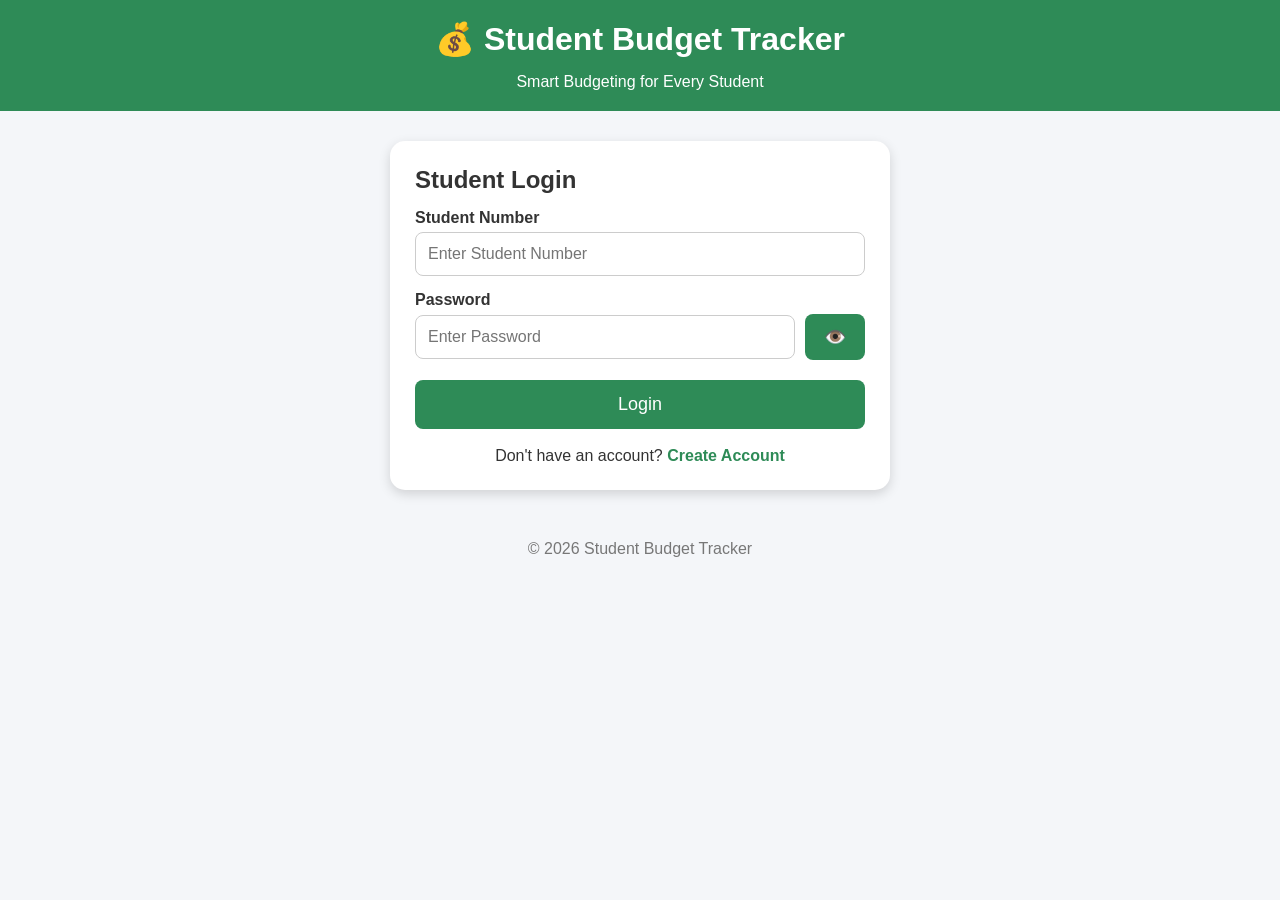
<file: index.html>
<!DOCTYPE html>
<html lang="en">

<head>
    <meta charset="UTF-8">
    <meta name="viewport" content="width=device-width, initial-scale=1.0">
    <title>Student Budget Tracker | Login</title>

    <link rel="stylesheet" href="style.css">
</head>

<body>

<header>
    <h1>💰 Student Budget Tracker</h1>
    <p>Smart Budgeting for Every Student</p>
</header>

<div class="container">

    <h2>Student Login</h2>

    <label>Student Number</label>
    <input
    type="text"
    id="loginStudentNumber"
    placeholder="Enter Student Number">
        

  <label>Password</label>

<div class="password-box">

    <input
        type="password"
        id="loginPassword"
        placeholder="Enter Password">

    <button
        type="button"
        onclick="togglePassword('loginPassword', this)">
        👁️
    </button>

</div>

    <button onclick="login()">
        Login
    </button>

    <br><br>

    <p style="text-align:center;">
        Don't have an account?
        <a href="register.html">
            Create Account
        </a>
    </p>

</div>

<footer>

    © 2026 Student Budget Tracker

</footer>

<script src="script.js"></script>
</body>
</html>
</file>
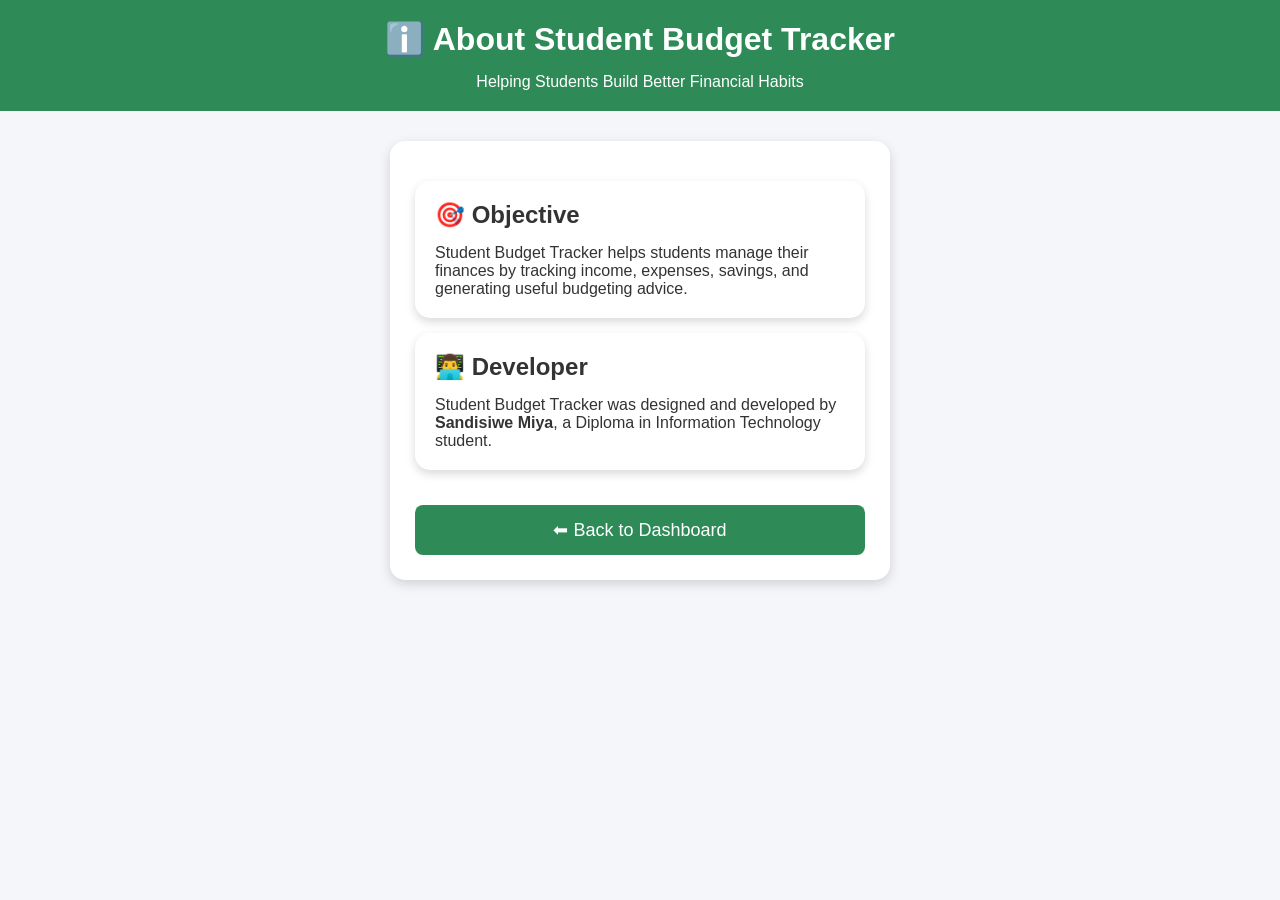
<file: about.html>
<!DOCTYPE html>
<html lang="en">

<head>
    <meta charset="UTF-8">
    <meta name="viewport" content="width=device-width, initial-scale=1.0">
    <title>Student Budget Tracker</title>

    <link rel="stylesheet" href="style.css">
</head>

<body>

<header>
    <h1>ℹ️ About Student Budget Tracker </h1>
    <p>Helping Students Build Better Financial Habits</p>
</header>

<div class="container">

    <div class="menu-card">
        <h2>🎯 Objective</h2>
        <p>
            Student Budget Tracker helps students manage their finances by tracking income,
            expenses, savings, and generating useful budgeting advice.
        </p>
    </div>

    <div class="menu-card">
        <h2>👨‍💻 Developer</h2>
        <p>
            Student Budget Tracker was designed and developed by
            <strong>Sandisiwe Miya</strong>,
            a Diploma in Information Technology student.
        </p>
    </div>

    <button onclick="window.location.href='dashboard.html'">
        ⬅ Back to Dashboard
    </button>

</div>

<script src="script.js"></script>

</body>
</html>
</file>
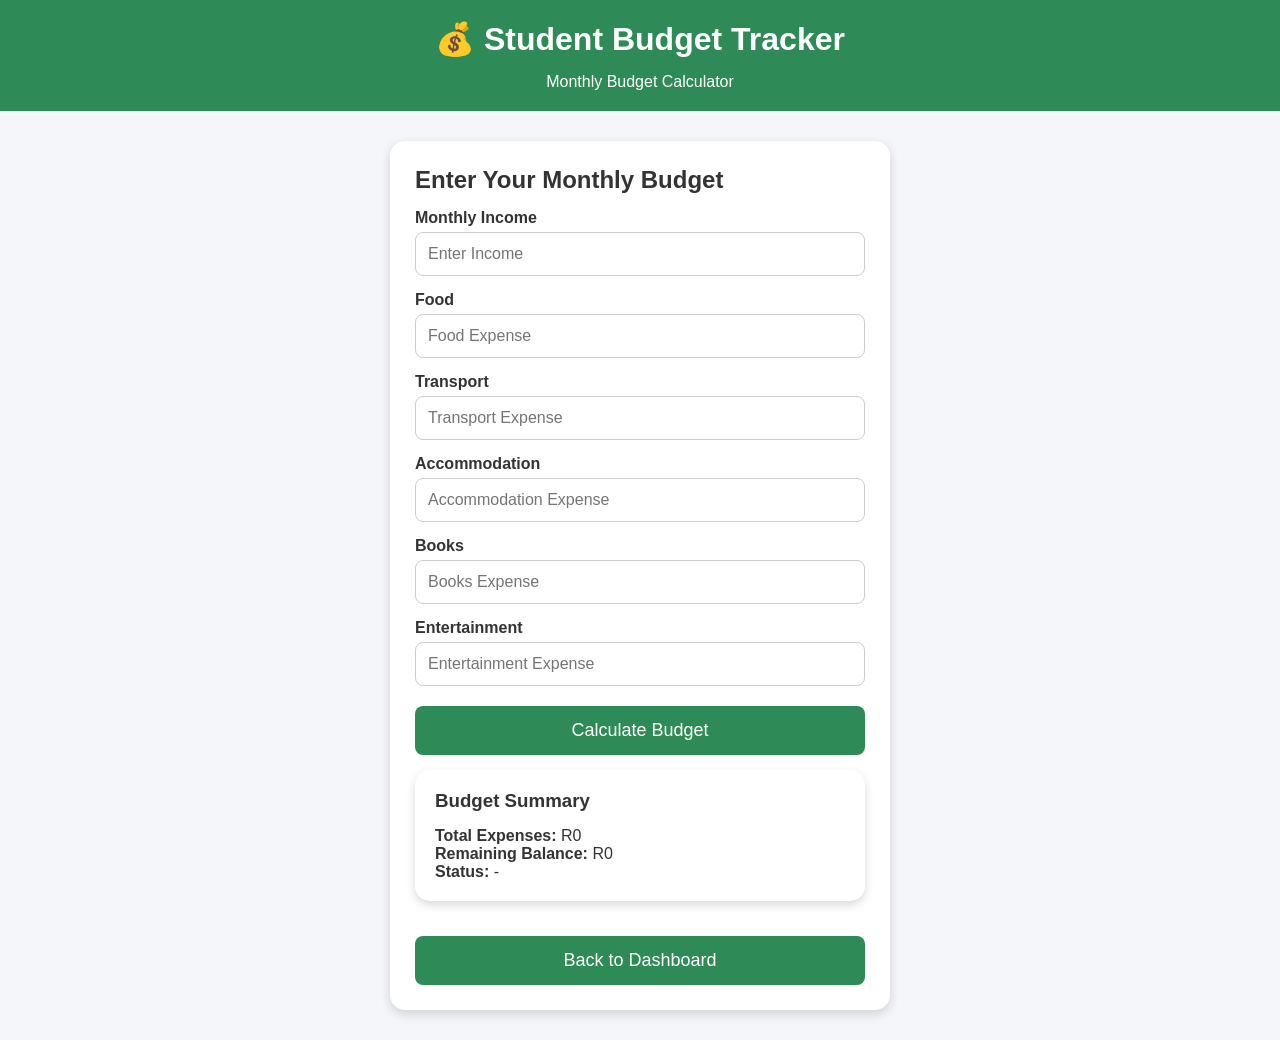
<file: budget.html>
<!DOCTYPE html>
<html lang="en">

<head>
    <meta charset="UTF-8">
    <meta name="viewport" content="width=device-width, initial-scale=1.0">
    <title>Student Budget Tracker| Budget Calculator</title>

    <link rel="stylesheet" href="style.css">
</head>

<body>

<header>
    <h1>💰 Student Budget Tracker</h1>
    <p>Monthly Budget Calculator</p>
</header>

<div class="container">

    <h2>Enter Your Monthly Budget</h2>

    <label>Monthly Income</label>
    <input type="number" id="income" placeholder="Enter Income">

    <label>Food</label>
    <input type="number" id="food" placeholder="Food Expense">

    <label>Transport</label>
    <input type="number" id="transport" placeholder="Transport Expense">

    <label>Accommodation</label>
    <input type="number" id="accommodation" placeholder="Accommodation Expense">

    <label>Books</label>
    <input type="number" id="books" placeholder="Books Expense">

    <label>Entertainment</label>
    <input type="number" id="entertainment" placeholder="Entertainment Expense">

    <button onclick="calculateBudget()">
        Calculate Budget
    </button>

    <div class="menu-card">

        <h3>Budget Summary</h3>

        <p><strong>Total Expenses:</strong> <span id="totalExpenses">R0</span></p>

        <p><strong>Remaining Balance:</strong> <span id="remainingBalance">R0</span></p>

        <p><strong>Status:</strong> <span id="budgetStatus">-</span></p>

    </div>

    <button onclick="window.location.href='dashboard.html'">
        Back to Dashboard
    </button>

</div>

<script src="script.js"></script>

</body>

</html>
</file>
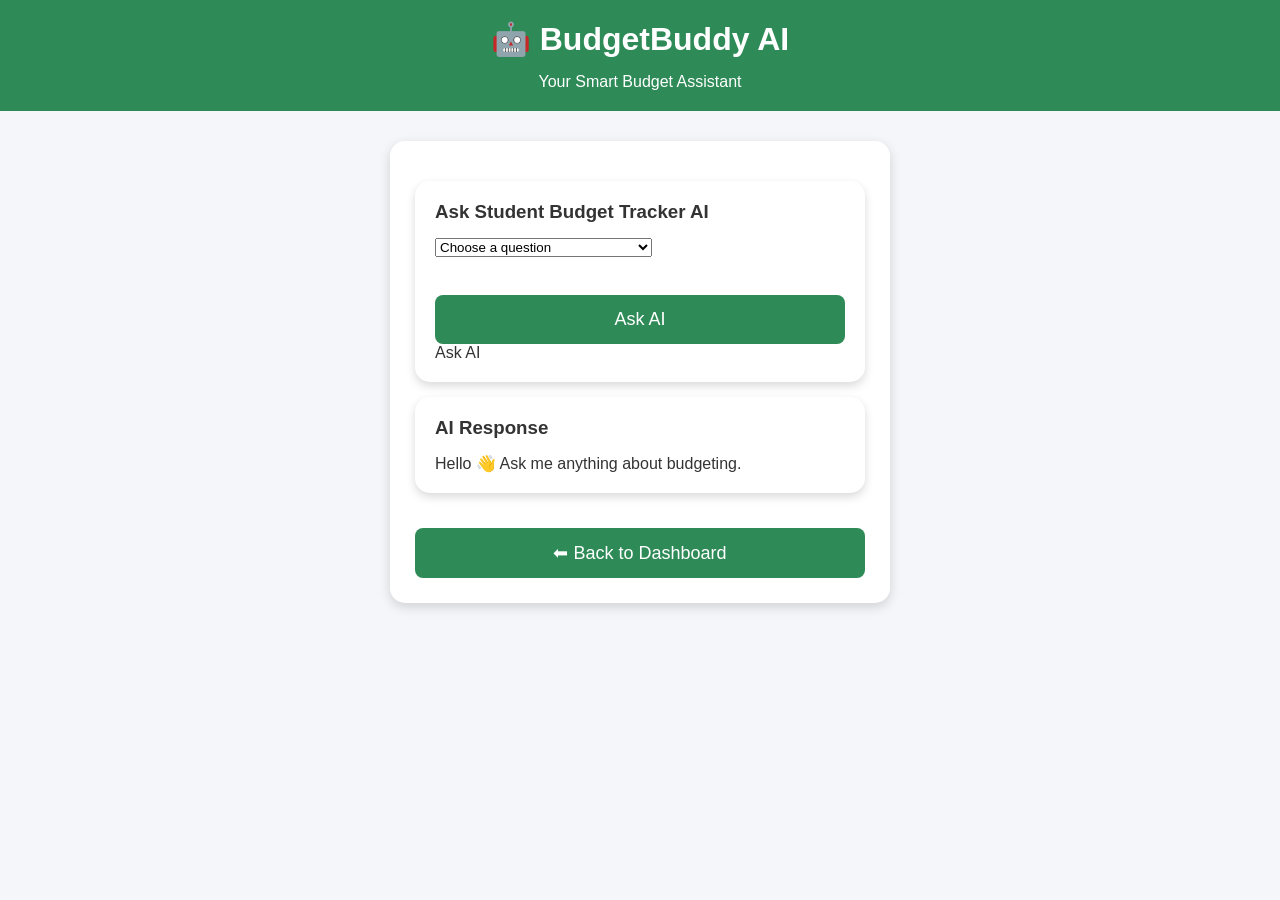
<file: chatbot.html>
<!DOCTYPE html>
<html lang="en">

<head>
<meta charset="UTF-8">
<meta name="viewport" content="width=device-width, initial-scale=1.0">
<title>Student Budget Tracker AI</title>

<link rel="stylesheet" href="style.css">
</head>

<body>

<header>

<h1>🤖 BudgetBuddy AI</h1>

<p>Your Smart Budget Assistant</p>

</header>

<div class="container">

<div class="menu-card">

<h3>Ask Student Budget Tracker AI</h3>

<select id="question">

<option value="">Choose a question</option>

<option value="save">How can I save money?</option>

<option value="food">How do I reduce food expenses?</option>

<option value="transport">How can I lower transport costs?</option>

<option value="budget">Why am I over budget?</option>

</select>

<br><br>

<button onclick="askAI()">
   Ask AI
</button>

Ask AI

</button>

</div>

<div class="menu-card">

<h3>AI Response</h3>

<p id="aiAnswer">

Hello 👋 Ask me anything about budgeting.

</p>

</div>

<button onclick="window.location.href='dashboard.html'">

⬅ Back to Dashboard

</button>

</div>

<script src="script.js"></script>
</body>
</html>
</file>
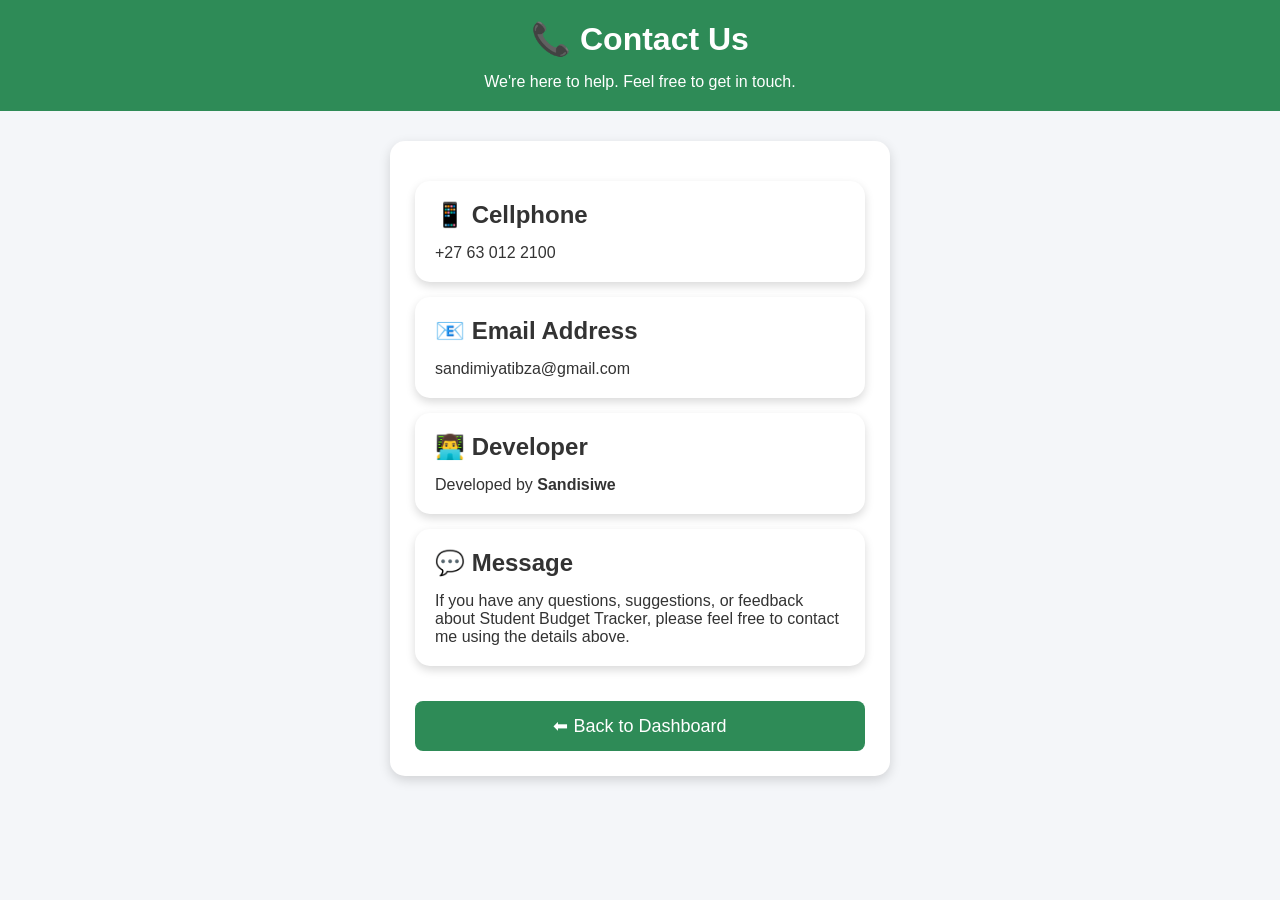
<file: contact.html>
<!DOCTYPE html>
<html lang="en">

<head>
<meta charset="UTF-8">
<meta name="viewport" content="width=device-width, initial-scale=1.0">

<title>Contact Student Budget Tracker</title>

<link rel="stylesheet" href="style.css">

</head>

<body>

<header>

<h1>📞 Contact Us</h1>

<p>We're here to help. Feel free to get in touch.</p>

</header>

<div class="container">

<div class="menu-card">

<h2>📱 Cellphone</h2>

<p>+27 63 012 2100</p>

</div>

<div class="menu-card">

<h2>📧 Email Address</h2>

<p>sandimiyatibza@gmail.com</p>

</div>

<div class="menu-card">

<h2>👨‍💻 Developer</h2>

<p>Developed by <strong>Sandisiwe</strong></p>

</div>

<div class="menu-card">

<h2>💬 Message</h2>

<p>
If you have any questions, suggestions, or feedback about Student Budget Tracker,
please feel free to contact me using the details above.
</p>

</div>

<button onclick="window.location.href='dashboard.html'">

⬅ Back to Dashboard

</button>

</div>

</body>

</html>
</file>
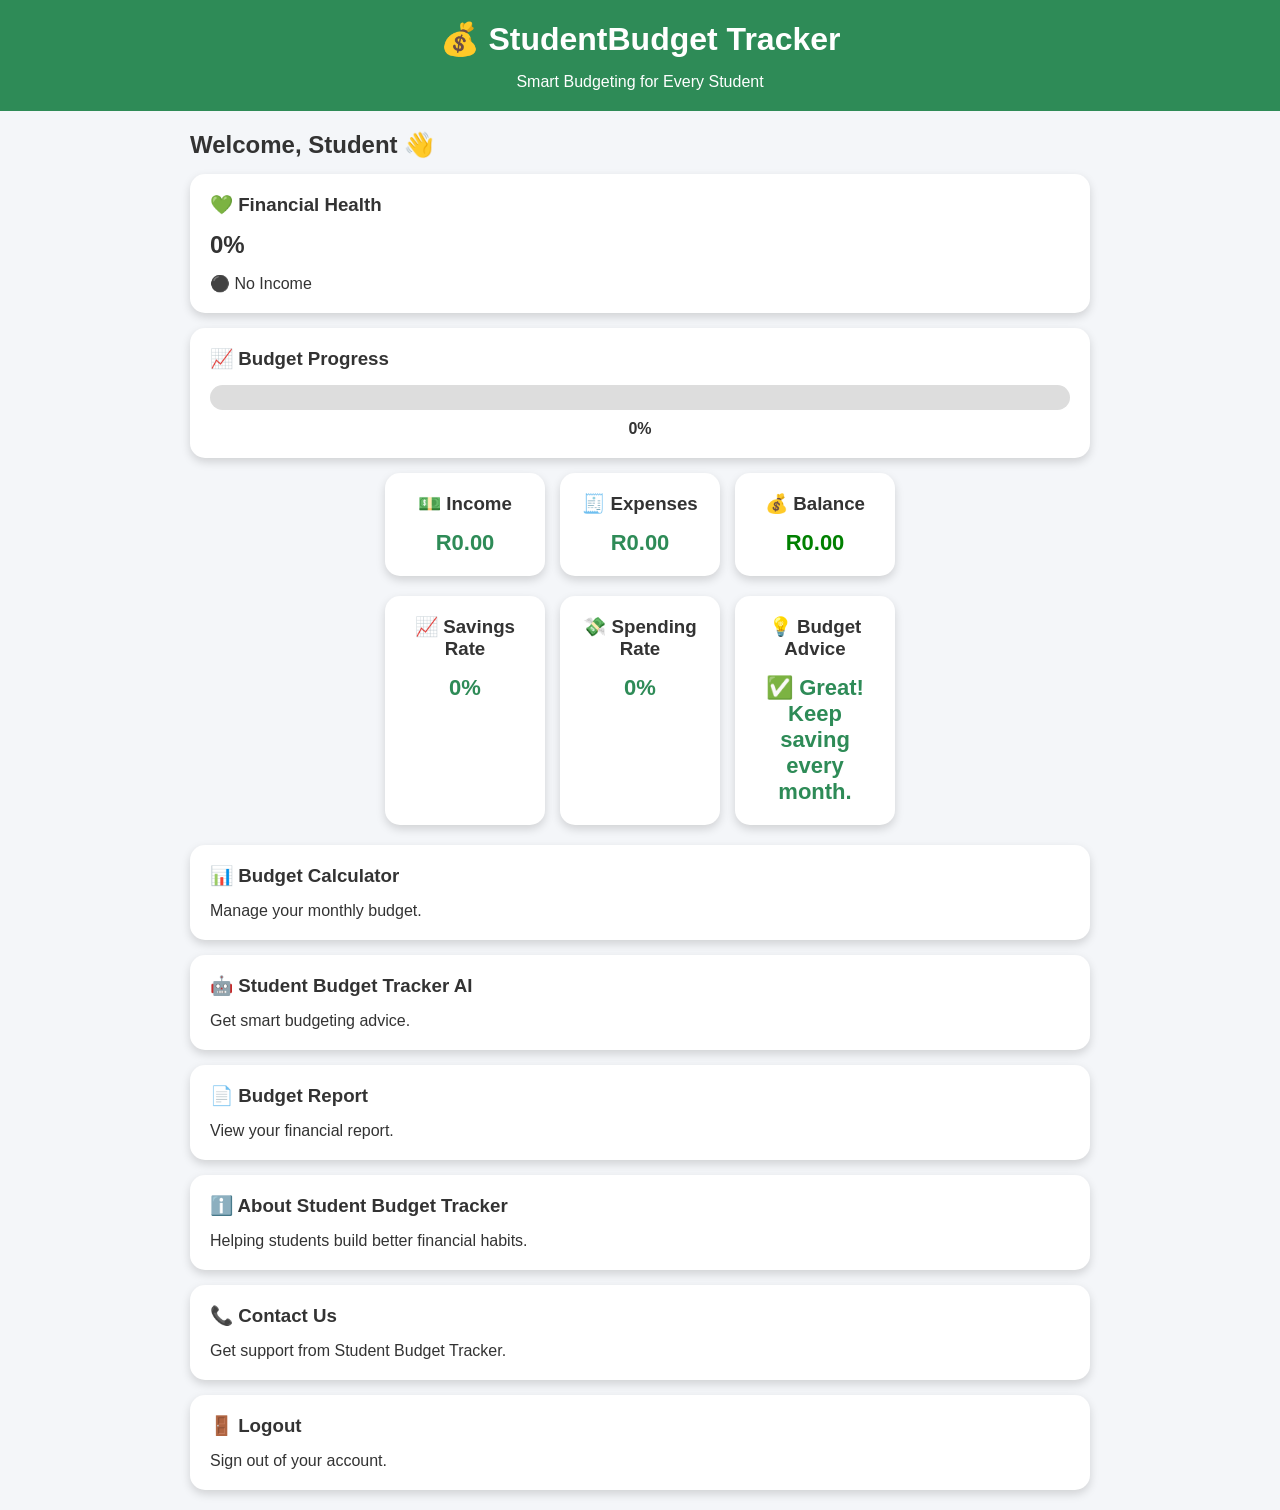
<file: dashboard.html>
<!DOCTYPE html>
<html lang="en">

<head>
    <meta charset="UTF-8">
    <meta name="viewport" content="width=device-width, initial-scale=1.0">
    <title>Student Budget Tracker | Dashboard</title>
    <link rel="stylesheet" href="style.css">
</head>

<body onload="loadDashboard()">

<header>
    <h1>💰 StudentBudget Tracker</h1>
    <p>Smart Budgeting for Every Student</p>
</header>

<div class="dashboard">

    <h2 id="welcomeUser">Welcome 👋</h2>

    <!-- Financial Health -->
    <div class="menu-card">
        <h3>💚 Financial Health</h3>
        <h2 id="healthScore">100%</h2>
        <p id="healthStatus">Excellent</p>
    </div>

    <!-- Budget Progress -->
    <div class="menu-card">
        <h3>📈 Budget Progress</h3>

        <div class="progress-container">
            <div id="budgetProgress" class="progress-bar"></div>
        </div>

        <p id="progressText">0%</p>
    </div>

    <!-- Quick Summary -->
    <div class="summary">

        <div class="summary-card">
            <h3>💵 Income</h3>
            <p id="dashIncome">R0.00</p>
        </div>

        <div class="summary-card">
            <h3>🧾 Expenses</h3>
            <p id="dashExpenses">R0.00</p>
        </div>

        <div class="summary-card">
            <h3>💰 Balance</h3>
            <p id="dashBalance">R0.00</p>
        </div>

    </div>

    <!-- Statistics -->
    <div class="summary">

        <div class="summary-card">
            <h3>📈 Savings Rate</h3>
            <p id="savingRate">0%</p>
        </div>

        <div class="summary-card">
            <h3>💸 Spending Rate</h3>
            <p id="spendingRate">0%</p>
        </div>

        <div class="summary-card">
            <h3>💡 Budget Advice</h3>
            <p id="dashboardAdvice">Keep Saving!</p>
        </div>

    </div>

    <!-- Menu -->
    <div class="menu-card" onclick="window.location.href='budget.html'">
        <h3>📊 Budget Calculator</h3>
        <p>Manage your monthly budget.</p>
    </div>

    <div class="menu-card" onclick="window.location.href='chatbot.html'">
        <h3>🤖 Student Budget Tracker AI</h3>
        <p>Get smart budgeting advice.</p>
    </div>

    <div class="menu-card" onclick="window.location.href='report.html'">
        <h3>📄 Budget Report</h3>
        <p>View your financial report.</p>
    </div>
    
    
    <div class="menu-card" onclick="window.location.href='about.html'">
        <h3> ℹ️ About Student Budget Tracker</h3>
        <p>Helping students build better financial habits.</p>
    </div>

    <div class="menu-card" onclick="window.location.href='contact.html'">
        <h3>📞 Contact Us</h3>
        <p>Get support from Student Budget Tracker.</p>
    </div>

    <div class="menu-card" onclick="logout()">
        <h3>🚪 Logout</h3>
        <p>Sign out of your account.</p>
    </div>

</div>

<script src="script.js"></script>

</body>
</html>
</file>
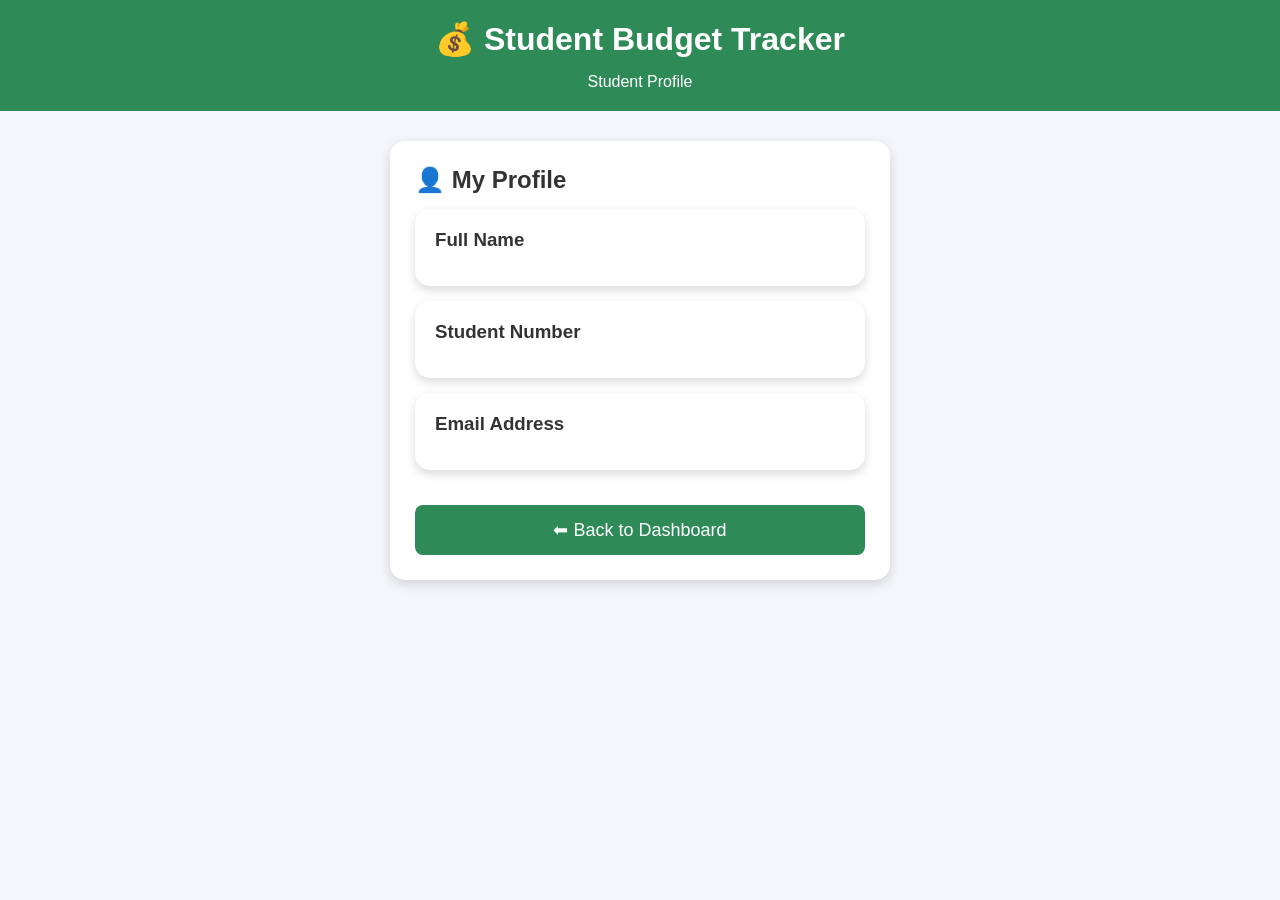
<file: profile.html>
<!DOCTYPE html>
<html lang="en">

<head>
    <meta charset="UTF-8">
    <meta name="viewport" content="width=device-width, initial-scale=1.0">
    <title>Student Budget Tracker | My Profile</title>

    <link rel="stylesheet" href="style.css">
</head>

<body onload="loadProfile()">

<header>
    <h1>💰 Student Budget Tracker</h1>
    <p>Student Profile</p>
</header>

<div class="container">

    <h2>👤 My Profile</h2>

    <div class="menu-card">
        <h3>Full Name</h3>
        <p id="profileName"></p>
    </div>

    <div class="menu-card">
        <h3>Student Number</h3>
        <p id="profileStudent"></p>
    </div>

    <div class="menu-card">
        <h3>Email Address</h3>
        <p id="profileEmail"></p>
    </div>

    <button onclick="window.location.href='dashboard.html'">
        ⬅ Back to Dashboard
    </button>

</div>

<script src="script.js"></script>

</body>
</html>
</file>
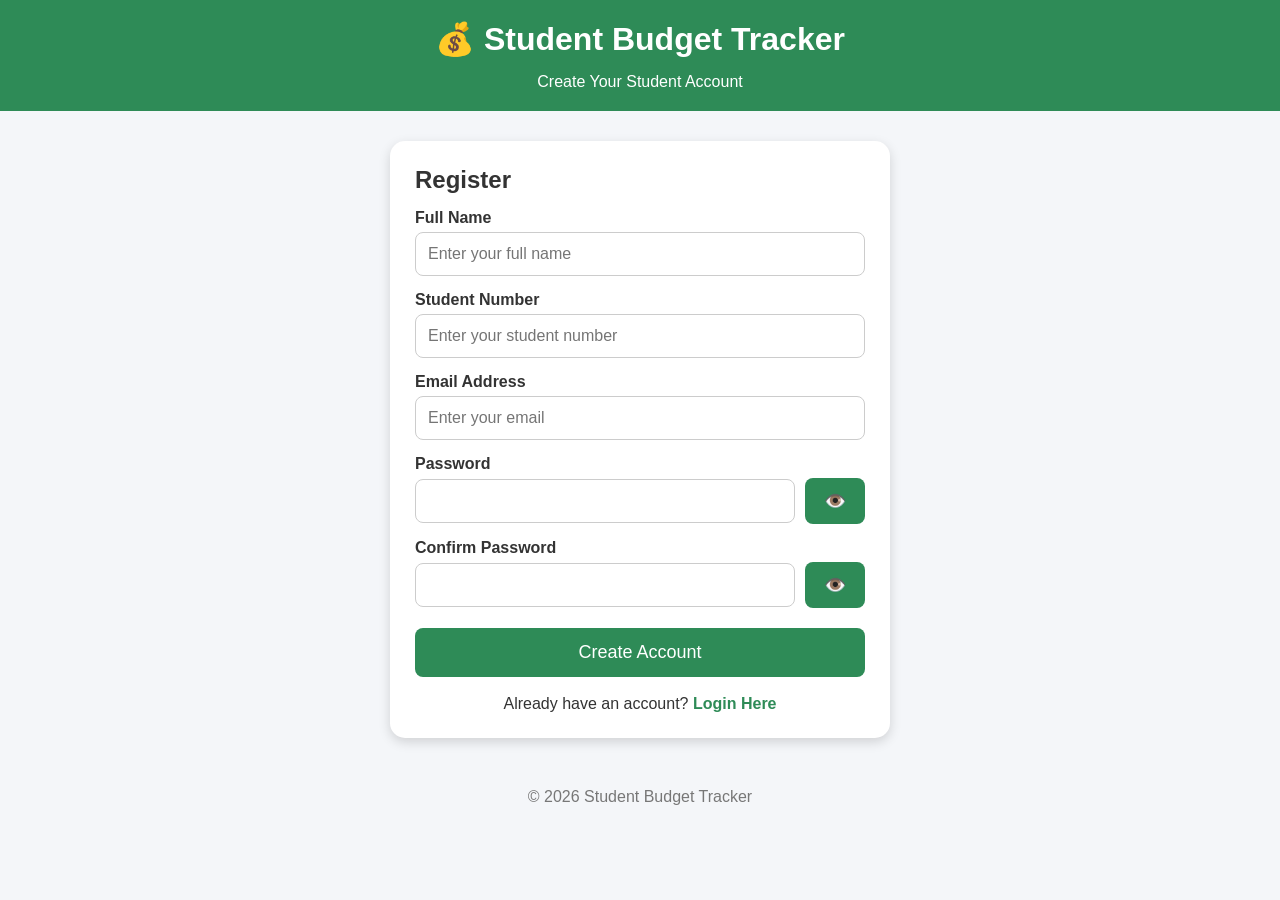
<file: register.html>
<!DOCTYPE html>
<html lang="en">

<head>
    <meta charset="UTF-8">
    <meta name="viewport" content="width=device-width, initial-scale=1.0">
    <title> Student Budget Tracker | Register</title>

    <link rel="stylesheet" href="style.css">
</head>

<body>

<header>
    <h1>💰 Student Budget Tracker</h1>
    <p>Create Your Student Account</p>
</header>

<div class="container">

    <h2>Register</h2>

    <label>Full Name</label>
    <input
        type="text"
        id="fullName"
        placeholder="Enter your full name">

    <label>Student Number</label>
    <input
        type="text"
        id="studentNumber"
        placeholder="Enter your student number">

    <label>Email Address</label>
    <input
        type="email"
        id="email"
        placeholder="Enter your email">

    <label>Password</label>
    <div class="password-box">
    <input type="password" id="password">
    <button type="button" onclick="togglePassword('password', this)">👁️</button>
</div>
       

    <label>Confirm Password</label>
    <div class="password-box">
    <input type="password" id="confirmPassword">
    <button type="button" onclick="togglePassword('confirmPassword', this)">👁️</button>
</div>
       

    <button onclick="register()">
        Create Account
    </button>

    <br><br>

    <p style="text-align:center;">
        Already have an account?
        <a href="index.html">
            Login Here
        </a>
    </p>

</div>

<footer>
    © 2026 Student Budget Tracker
</footer>

<script src="script.js"></script>

</body>

</html>
</file>
<file: style.css>
/* ==========================
  Student Budget Tracker
   Main Stylesheet
========================== */

*{
    margin:0;
    padding:0;
    box-sizing:border-box;
    font-family:Arial, Helvetica, sans-serif;
}

body{
    background:#f4f6f9;
    color:#333;
}

/* Header */

header{
    background:#2E8B57;
    color:white;
    text-align:center;
    padding:20px;
}

/* Main Container */

.container{
    width:90%;
    max-width:500px;
    margin:30px auto;
    background:white;
    padding:25px;
    border-radius:15px;
    box-shadow:0 4px 12px rgba(0,0,0,0.15);
}

/* Headings */

h1,h2,h3{
    margin-bottom:15px;
}

/* Labels */

label{
    display:block;
    margin-top:15px;
    margin-bottom:5px;
    font-weight:bold;
}

/* Input Fields */

input{
    width:100%;
    padding:12px;
    border:1px solid #ccc;
    border-radius:8px;
    font-size:16px;
}

/* Buttons */

button{
    width:100%;
    margin-top:20px;
    padding:14px;
    background:#2E8B57;
    color:white;
    border:none;
    border-radius:8px;
    font-size:18px;
    cursor:pointer;
    transition:0.3s;
}

button:hover{
    background:#246b45;
}

/* Links */

a{
    color:#2E8B57;
    text-decoration:none;
    font-weight:bold;
}

a:hover{
    text-decoration:underline;
}

/* Dashboard */

.dashboard{
    width:95%;
    max-width:900px;
    margin:20px auto;
}

.menu-card{
    background:white;
    margin:15px 0;
    padding:20px;
    border-radius:15px;
    box-shadow:0 4px 10px rgba(0,0,0,0.15);
    cursor:pointer;
    transition:0.3s;
}

.menu-card:hover{
    transform:scale(1.02);
}

.summary{
    display:flex;
    flex-wrap:wrap;
    justify-content:center;
    gap:15px;
    margin-bottom:20px;
}

.summary-card{
    background:white;
    width:160px;
    padding:20px;
    border-radius:15px;
    text-align:center;
    box-shadow:0 4px 10px rgba(0,0,0,0.15);
}

.summary-card p{
    font-size:22px;
    font-weight:bold;
    color:#2E8B57;
}

/* Footer */

footer{
    text-align:center;
    padding:20px;
    color:#777;
    margin-top:30px;
}
/* Budget Progress */

.progress-container{
    width:100%;
    height:25px;
    background:#ddd;
    border-radius:20px;
    overflow:hidden;
    margin-top:10px;
}

.progress-bar{
    width:0%;
    height:100%;
    background:#2e8b57;
    transition:0.5s;
}

#progressText{
    text-align:center;
    font-weight:bold;
    margin-top:10px;
}
/* Password Box */

.password-box{
    display:flex;
    align-items:center;
    gap:10px;
}

.password-box input{
    flex:1;
}

.password-box button{
    width:60px;
    margin-top:0;
    padding:12px;
}
</file>
